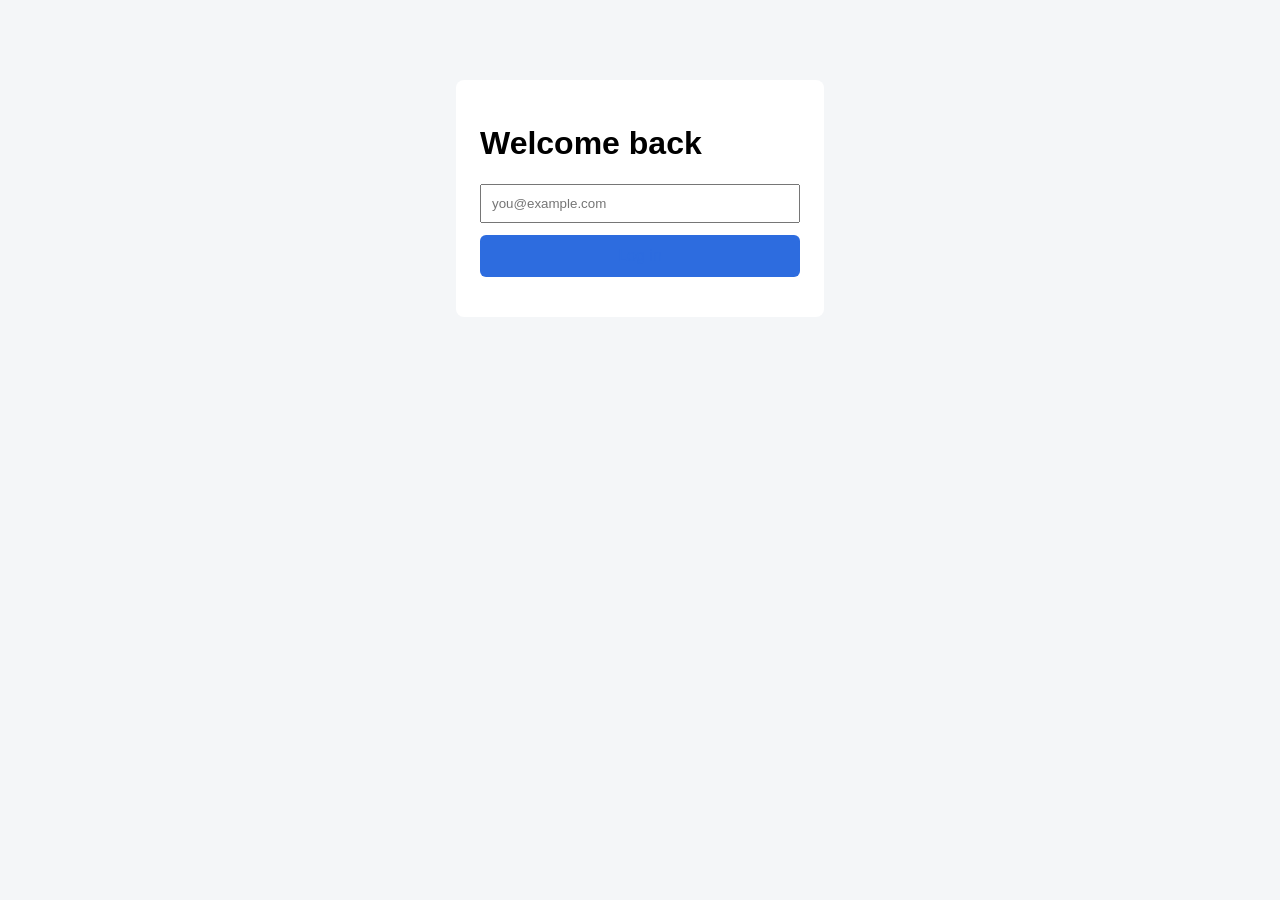
<file: demo-repo/index.html>
<!DOCTYPE html>
<html lang="en">
<head>
  <meta charset="UTF-8">
  <title>Demo Login</title>
  <link rel="stylesheet" href="styles.css">
</head>
<body>
  <div class="card">
    <h1>Welcome back</h1>
    <input id="email" type="email" placeholder="you@example.com">
    <button id="login-btn" class="login-btn">Log in</button>
    <p id="message"></p>
  </div>
  <script src="script.js"></script>
</body>
</html>
</file>
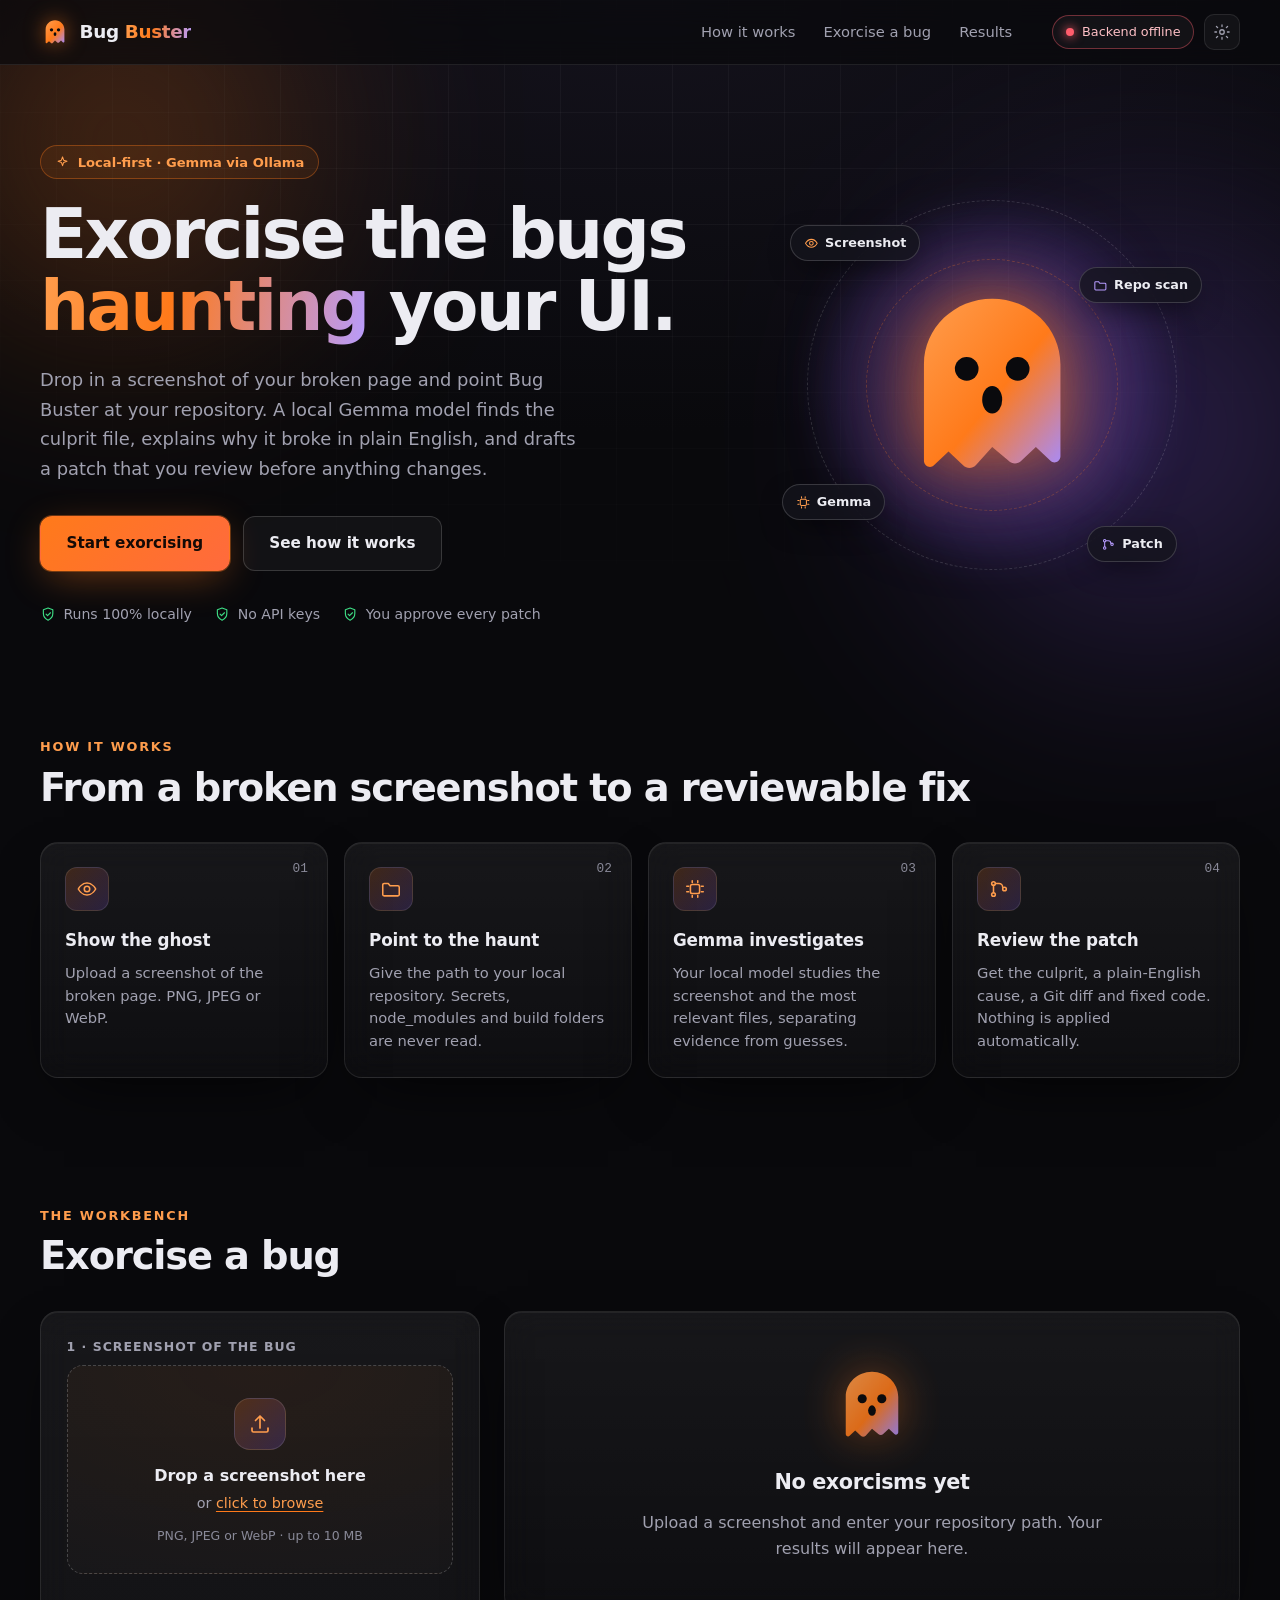
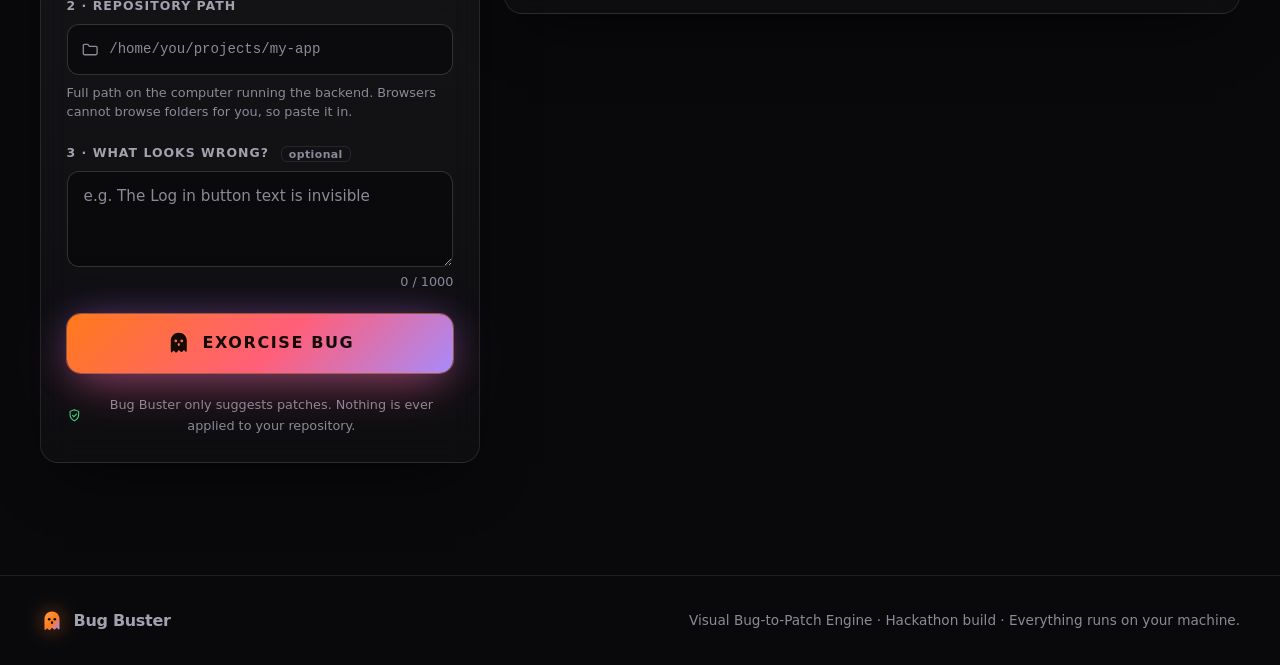
<file: frontend/exp.html>
<!DOCTYPE html>
<html lang="en">
<head>
  <meta charset="UTF-8">
  <meta name="viewport" content="width=device-width, initial-scale=1">
  <meta name="color-scheme" content="dark">
  <meta name="description" content="Bug Buster turns a screenshot of a broken page into a culprit file, a plain-English cause and a reviewable patch, using a local Gemma model.">
  <title>Bug Buster - Visual Bug-to-Patch Engine</title>
  <link rel="icon" href="data:image/svg+xml,%3Csvg xmlns='http://www.w3.org/2000/svg' viewBox='0 0 24 24'%3E%3Cpath fill='%23ff7a1a' d='M12 2.5c-4.14 0-7.5 3.2-7.5 7.2v10.6c0 .6.7.9 1.1.5l1.6-1.5 1.6 1.5c.4.4 1 .4 1.4 0L12 18.8l1.8 1.5c.4.4 1 .4 1.4 0l1.6-1.5 1.6 1.5c.4.4 1.1.1 1.1-.5V9.7c0-4-3.36-7.2-7.5-7.2z'/%3E%3Ccircle cx='9.2' cy='10.2' r='1.3' fill='%230a0a0d'/%3E%3Ccircle cx='14.8' cy='10.2' r='1.3' fill='%230a0a0d'/%3E%3C/svg%3E">
  <link rel="stylesheet" href="exp.css">
  <script src="script.js" defer></script>
</head>
<body>

  <!-- ===== SVG sprite: icons and the ghost mark (inline, no external requests) ===== -->
  <svg width="0" height="0" style="position:absolute" aria-hidden="true" focusable="false">
    <defs>
      <linearGradient id="gb-grad" x1="0" y1="0" x2="1" y2="1">
        <stop offset="0" stop-color="#ff9d4d"/>
        <stop offset="0.55" stop-color="#ff7a1a"/>
        <stop offset="1" stop-color="#a78bfa"/>
      </linearGradient>
    </defs>
    <symbol id="ghost" viewBox="0 0 24 24">
      <path fill="url(#gb-grad)" d="M12 2.5c-4.14 0-7.5 3.2-7.5 7.2v10.6c0 .6.7.9 1.1.5l1.6-1.5 1.6 1.5c.4.4 1 .4 1.4 0L12 18.8l1.8 1.5c.4.4 1 .4 1.4 0l1.6-1.5 1.6 1.5c.4.4 1.1.1 1.1-.5V9.7c0-4-3.36-7.2-7.5-7.2z"/>
      <circle cx="9.2" cy="10.2" r="1.3" fill="#0a0a0d"/>
      <circle cx="14.8" cy="10.2" r="1.3" fill="#0a0a0d"/>
      <ellipse cx="12" cy="13.6" rx="1.1" ry="1.5" fill="#0a0a0d"/>
    </symbol>
    <!-- One-colour ghost with cut-out eyes and mouth (used inside the main button) -->
    <symbol id="ghost-mono" viewBox="0 0 24 24">
      <path fill="currentColor" fill-rule="evenodd" d="M12 2.5c-4.14 0-7.5 3.2-7.5 7.2v10.6c0 .6.7.9 1.1.5l1.6-1.5 1.6 1.5c.4.4 1 .4 1.4 0L12 18.8l1.8 1.5c.4.4 1 .4 1.4 0l1.6-1.5 1.6 1.5c.4.4 1.1.1 1.1-.5V9.7c0-4-3.36-7.2-7.5-7.2zM9.2 8.9a1.3 1.3 0 1 0 0 2.6 1.3 1.3 0 0 0 0-2.6zM14.8 8.9a1.3 1.3 0 1 0 0 2.6 1.3 1.3 0 0 0 0-2.6zM12 12.1c-.6 0-1.1.7-1.1 1.5s.5 1.5 1.1 1.5 1.1-.7 1.1-1.5-.5-1.5-1.1-1.5z"/>
    </symbol>
    <symbol id="i-upload" viewBox="0 0 24 24"><path d="M12 16V4m0 0L7.5 8.5M12 4l4.5 4.5M4 16v2.5A1.5 1.5 0 0 0 5.5 20h13a1.5 1.5 0 0 0 1.5-1.5V16"/></symbol>
    <symbol id="i-folder" viewBox="0 0 24 24"><path d="M3 7.5A1.5 1.5 0 0 1 4.5 6H9l2 2.5h8.5A1.5 1.5 0 0 1 21 10v8a1.5 1.5 0 0 1-1.5 1.5h-15A1.5 1.5 0 0 1 3 18V7.5z"/></symbol>
    <symbol id="i-cpu" viewBox="0 0 24 24"><rect x="7" y="7" width="10" height="10" rx="2"/><path d="M9 3v2M15 3v2M9 19v2M15 19v2M3 9h2M3 15h2M19 9h2M19 15h2"/></symbol>
    <symbol id="i-diff" viewBox="0 0 24 24"><circle cx="6" cy="6" r="2"/><circle cx="6" cy="18" r="2"/><circle cx="18" cy="12" r="2"/><path d="M6 8v8M8.2 6H12a4 4 0 0 1 4 4"/></symbol>
    <symbol id="i-copy" viewBox="0 0 24 24"><rect x="9" y="9" width="11" height="11" rx="2"/><path d="M5 15H4.5A1.5 1.5 0 0 1 3 13.5v-9A1.5 1.5 0 0 1 4.5 3h9A1.5 1.5 0 0 1 15 4.5V5"/></symbol>
    <symbol id="i-check" viewBox="0 0 24 24"><path d="M5 12.5l4.5 4.5L19 7.5"/></symbol>
    <symbol id="i-alert" viewBox="0 0 24 24"><path d="M12 3.5l9.5 16.5h-19L12 3.5z"/><path d="M12 10v4.5M12 17.5v.01"/></symbol>
    <symbol id="i-file" viewBox="0 0 24 24"><path d="M14 3H7.5A1.5 1.5 0 0 0 6 4.5v15A1.5 1.5 0 0 0 7.5 21h9a1.5 1.5 0 0 0 1.5-1.5V7l-4-4z"/><path d="M14 3v4h4"/></symbol>
    <symbol id="i-code" viewBox="0 0 24 24"><path d="M8.5 8l-4 4 4 4M15.5 8l4 4-4 4M13.5 5.5l-3 13"/></symbol>
    <symbol id="i-shield" viewBox="0 0 24 24"><path d="M12 3l7 2.5v5.5c0 4.5-3 8-7 10-4-2-7-5.5-7-10V5.5L12 3z"/><path d="M9 12l2.2 2.2L15.5 10"/></symbol>
    <symbol id="i-eye" viewBox="0 0 24 24"><path d="M2.5 12S6 5.5 12 5.5 21.5 12 21.5 12 18 18.5 12 18.5 2.5 12 2.5 12z"/><circle cx="12" cy="12" r="3"/></symbol>
    <symbol id="i-x" viewBox="0 0 24 24"><path d="M6 6l12 12M18 6L6 18"/></symbol>
    <symbol id="i-settings" viewBox="0 0 24 24"><circle cx="12" cy="12" r="3"/><path d="M12 2.5v2.2M12 19.3v2.2M4.6 4.6l1.6 1.6M17.8 17.8l1.6 1.6M2.5 12h2.2M19.3 12h2.2M4.6 19.4l1.6-1.6M17.8 6.2l1.6-1.6"/></symbol>
    <symbol id="i-refresh" viewBox="0 0 24 24"><path d="M20 11a8 8 0 1 0-2.3 5.7M20 4v7h-7"/></symbol>
    <symbol id="i-spark" viewBox="0 0 24 24"><path d="M12 3l1.8 5.2L19 10l-5.2 1.8L12 17l-1.8-5.2L5 10l5.2-1.8L12 3z"/></symbol>
    <symbol id="i-search" viewBox="0 0 24 24"><circle cx="11" cy="11" r="6.5"/><path d="M16 16l4.5 4.5"/></symbol>
  </svg>

  <!-- ===== Atmosphere (purely decorative) ===== -->
  <div class="bg" aria-hidden="true">
    <div class="bg-orb bg-orb--orange"></div>
    <div class="bg-orb bg-orb--purple"></div>
    <div class="bg-grid"></div>
    <div class="embers">
      <span style="--x:8%;  --d:0s;   --t:11s"></span>
      <span style="--x:19%; --d:3s;   --t:14s"></span>
      <span style="--x:31%; --d:6s;   --t:12s"></span>
      <span style="--x:44%; --d:1.5s; --t:16s"></span>
      <span style="--x:57%; --d:8s;   --t:13s"></span>
      <span style="--x:68%; --d:4s;   --t:15s"></span>
      <span style="--x:79%; --d:9s;   --t:12s"></span>
      <span style="--x:91%; --d:2s;   --t:17s"></span>
    </div>
  </div>

  <a class="skip-link" href="#exorcise">Skip to the tool</a>

  <!-- ===== Header ===== -->
  <header class="site-header">
    <div class="container header-inner">
      <a class="brand" href="#top" aria-label="Bug Buster home">
        <svg class="brand-mark" aria-hidden="true"><use href="#ghost"/></svg>
        <span class="brand-word">Bug <span class="grad-text">Buster</span></span>
      </a>

      <nav class="nav-links" aria-label="Main">
        <a href="#how">How it works</a>
        <a href="#exorcise">Exorcise a bug</a>
        <a href="#results">Results</a>
      </nav>

      <div class="header-actions">
        <!-- data-status: checking | online | degraded | offline -->
        <div id="conn-pill" class="conn-pill" data-status="checking" role="status" aria-live="polite" title="Checking backend connection...">
          <span class="dot" aria-hidden="true"></span>
          <span id="conn-label">Checking backend</span>
        </div>
        <button id="open-settings" class="icon-btn" type="button" aria-label="Backend settings" title="Backend settings">
          <svg class="icon" aria-hidden="true"><use href="#i-settings"/></svg>
        </button>
      </div>
    </div>
  </header>

  <main id="top">

    <!-- ===== Hero ===== -->
    <section class="hero container">
      <div class="hero-copy">
        <span class="eyebrow"><svg class="icon" aria-hidden="true"><use href="#i-spark"/></svg> Local-first &middot; Gemma via Ollama</span>
        <h1>Exorcise the bugs <span class="grad-text">haunting</span> your UI.</h1>
        <p class="lead">
          Drop in a screenshot of your broken page and point Bug Buster at your repository.
          A local Gemma model finds the culprit file, explains why it broke in plain English,
          and drafts a patch that you review before anything changes.
        </p>
        <div class="hero-actions">
          <a class="btn btn-solid" href="#exorcise">Start exorcising</a>
          <a class="btn btn-outline" href="#how">See how it works</a>
        </div>
        <ul class="trust">
          <li><svg class="icon" aria-hidden="true"><use href="#i-shield"/></svg> Runs 100% locally</li>
          <li><svg class="icon" aria-hidden="true"><use href="#i-shield"/></svg> No API keys</li>
          <li><svg class="icon" aria-hidden="true"><use href="#i-shield"/></svg> You approve every patch</li>
        </ul>
      </div>

      <div class="hero-visual" aria-hidden="true">
        <div class="ghost-stage">
          <div class="ring ring--1"></div>
          <div class="ring ring--2"></div>
          <svg class="ghost-hero"><use href="#ghost"/></svg>
          <span class="float-chip chip-a"><svg class="icon"><use href="#i-eye"/></svg> Screenshot</span>
          <span class="float-chip chip-b"><svg class="icon"><use href="#i-folder"/></svg> Repo scan</span>
          <span class="float-chip chip-c"><svg class="icon"><use href="#i-cpu"/></svg> Gemma</span>
          <span class="float-chip chip-d"><svg class="icon"><use href="#i-diff"/></svg> Patch</span>
        </div>
      </div>
    </section>

    <!-- ===== How it works ===== -->
    <section id="how" class="section container">
      <div class="section-head">
        <p class="kicker">How it works</p>
        <h2>From a broken screenshot to a reviewable fix</h2>
      </div>
      <div class="steps">
        <article class="card step">
          <span class="step-num">01</span>
          <span class="step-icon"><svg class="icon" aria-hidden="true"><use href="#i-eye"/></svg></span>
          <h3>Show the ghost</h3>
          <p>Upload a screenshot of the broken page. PNG, JPEG or WebP.</p>
        </article>
        <article class="card step">
          <span class="step-num">02</span>
          <span class="step-icon"><svg class="icon" aria-hidden="true"><use href="#i-folder"/></svg></span>
          <h3>Point to the haunt</h3>
          <p>Give the path to your local repository. Secrets, node_modules and build folders are never read.</p>
        </article>
        <article class="card step">
          <span class="step-num">03</span>
          <span class="step-icon"><svg class="icon" aria-hidden="true"><use href="#i-cpu"/></svg></span>
          <h3>Gemma investigates</h3>
          <p>Your local model studies the screenshot and the most relevant files, separating evidence from guesses.</p>
        </article>
        <article class="card step">
          <span class="step-num">04</span>
          <span class="step-icon"><svg class="icon" aria-hidden="true"><use href="#i-diff"/></svg></span>
          <h3>Review the patch</h3>
          <p>Get the culprit, a plain-English cause, a Git diff and fixed code. Nothing is applied automatically.</p>
        </article>
      </div>
    </section>

    <!-- ===== Workbench: form + results ===== -->
    <section id="exorcise" class="section container">
      <div class="section-head">
        <p class="kicker">The workbench</p>
        <h2>Exorcise a bug</h2>
      </div>

      <div class="workbench">

        <!-- ---------- Input form ---------- -->
        <form id="analyze-form" class="card form-card" novalidate>
          <div class="field">
            <span class="field-label" id="image-label">1 &middot; Screenshot of the bug</span>

            <!-- data-has-file="true" swaps the drop zone for the preview -->
            <div id="upload-wrap" class="upload-wrap" data-has-file="false">
              <label id="drop-zone" class="dropzone" for="image-input">
                <input id="image-input" class="sr-only" type="file" name="image" accept="image/png,image/jpeg,image/webp" aria-labelledby="image-label" aria-describedby="image-hint image-error">
                <span class="dz-icon"><svg class="icon" aria-hidden="true"><use href="#i-upload"/></svg></span>
                <span class="dz-title">Drop a screenshot here</span>
                <span class="dz-sub">or <u>click to browse</u></span>
                <span id="image-hint" class="dz-hint">PNG, JPEG or WebP &middot; up to 10 MB</span>
              </label>

              <figure id="preview" class="preview">
                <img id="preview-img" alt="Preview of the uploaded screenshot">
                <figcaption class="preview-meta">
                  <span class="preview-file">
                    <svg class="icon" aria-hidden="true"><use href="#i-file"/></svg>
                    <span id="preview-name" class="preview-name">screenshot.png</span>
                    <span id="preview-size" class="preview-size">0 KB</span>
                  </span>
                  <button id="remove-image" class="btn-link" type="button">
                    <svg class="icon" aria-hidden="true"><use href="#i-x"/></svg> Remove
                  </button>
                </figcaption>
              </figure>
            </div>
            <p id="image-error" class="field-error" role="alert" hidden></p>
          </div>

          <div class="field">
            <label class="field-label" for="repo-path">2 &middot; Repository path</label>
            <div class="input-wrap">
              <svg class="icon input-icon" aria-hidden="true"><use href="#i-folder"/></svg>
              <input id="repo-path" class="input input--mono input--icon" type="text" name="repo_path" autocomplete="off" spellcheck="false"
                     placeholder="/home/you/projects/my-app" aria-describedby="repo-help repo-error" required>
            </div>
            <p id="repo-help" class="field-help">Full path on the computer running the backend. Browsers cannot browse folders for you, so paste it in.</p>
            <p id="repo-error" class="field-error" role="alert" hidden></p>
          </div>

          <div class="field">
            <label class="field-label" for="issue-hint">3 &middot; What looks wrong? <span class="optional">optional</span></label>
            <textarea id="issue-hint" class="input" name="issue_hint" rows="3" maxlength="1000"
                      placeholder="e.g. The Log in button text is invisible" aria-describedby="hint-count"></textarea>
            <p class="field-help field-help--right"><span id="hint-count">0</span> / 1000</p>
          </div>

          <button id="submit-btn" class="btn-primary" type="submit">
            <svg class="icon btn-icon" aria-hidden="true"><use href="#ghost-mono"/></svg>
            <span class="spinner" aria-hidden="true"></span>
            <span class="btn-label">Exorcise bug</span>
            <span id="elapsed" class="btn-elapsed" aria-hidden="true"></span>
          </button>

          <p class="form-note">
            <svg class="icon" aria-hidden="true"><use href="#i-shield"/></svg>
            Bug Buster only suggests patches. Nothing is ever applied to your repository.
          </p>
        </form>

        <!-- ---------- Results ---------- -->
        <!-- data-state: idle | loading | error | insufficient | success -->
        <section id="results" class="results" data-state="idle" aria-live="polite" aria-label="Analysis results">

          <!-- idle / empty -->
          <div class="card state-card" data-panel="idle">
            <svg class="state-ghost" aria-hidden="true"><use href="#ghost"/></svg>
            <h3>No exorcisms yet</h3>
            <p>Upload a screenshot and enter your repository path. Your results will appear here.</p>
          </div>

          <!-- loading -->
          <div class="card state-card" data-panel="loading">
            <div class="scan-ghost" aria-hidden="true">
              <svg class="state-ghost"><use href="#ghost"/></svg>
              <span class="scan-line"></span>
            </div>
            <h3>Gemma is investigating&hellip;</h3>
            <p>Reading your screenshot, scanning the repository and drafting a patch. Local models can take a minute or two, so keep this tab open.</p>
            <p class="loading-timer">Elapsed <span id="loading-elapsed" class="mono">0:00</span></p>
            <div class="skeletons" aria-hidden="true">
              <span class="skeleton" style="width:72%"></span>
              <span class="skeleton" style="width:94%"></span>
              <span class="skeleton" style="width:58%"></span>
            </div>
          </div>

          <!-- error -->
          <div class="card state-card state-card--error" data-panel="error" role="alert">
            <span class="state-icon state-icon--error"><svg class="icon" aria-hidden="true"><use href="#i-alert"/></svg></span>
            <h3 id="error-title">Something went wrong</h3>
            <p id="error-message">The backend returned an error.</p>
            <p class="error-meta"><span id="error-code" class="code-badge">error</span></p>
            <button id="retry-btn" class="btn btn-outline btn-sm" type="button">
              <svg class="icon" aria-hidden="true"><use href="#i-refresh"/></svg> Try again
            </button>
          </div>

          <!-- not enough evidence -->
          <div class="card state-card state-card--purple" data-panel="insufficient">
            <span class="state-icon state-icon--purple"><svg class="icon" aria-hidden="true"><use href="#i-search"/></svg></span>
            <h3>Not enough evidence</h3>
            <p id="insufficient-reason">Bug Buster could not tell which file causes this bug, and it will not guess.</p>
            <ul class="tips">
              <li>Describe the bug in the optional description box.</li>
              <li>Use a clearer screenshot, or crop closer to the problem.</li>
              <li>Check that the path is the project that produced the page.</li>
            </ul>
            <details class="disclosure">
              <summary>What Gemma saw in the screenshot</summary>
              <p id="insufficient-details" class="disclosure-body"></p>
            </details>
          </div>

          <!-- success -->
          <div class="result-grid" data-panel="success">

            <div class="meta-row">
              <span id="confidence-badge" class="badge" data-tone="likely">Likely</span>
              <span id="verified-badge" class="badge" data-tone="verified">Patch verified</span>
              <span class="meta-item"><svg class="icon" aria-hidden="true"><use href="#i-cpu"/></svg> <span id="meta-model">gemma3:4b</span></span>
              <span class="meta-item mono"><span><span id="meta-elapsed">0.0</span>s</span></span>
            </div>

            <article class="card panel panel--culprit">
              <header class="panel-head">
                <h3><svg class="icon" aria-hidden="true"><use href="#i-file"/></svg> Culprit file</h3>
              </header>
              <div class="culprit-row">
                <code id="culprit-file" class="file-chip">-</code>
                <span id="culprit-lines" class="chip-lines" hidden>lines 0-0</span>
              </div>
            </article>

            <article class="card panel">
              <header class="panel-head">
                <h3><svg class="icon" aria-hidden="true"><use href="#i-spark"/></svg> Root cause</h3>
              </header>
              <p id="root-cause" class="root-cause">-</p>
            </article>

            <article class="card panel">
              <header class="panel-head">
                <h3><svg class="icon" aria-hidden="true"><use href="#i-diff"/></svg> Git diff</h3>
                <button id="copy-diff" class="btn-copy" type="button">
                  <svg class="icon" aria-hidden="true"><use href="#i-copy"/></svg><span class="copy-label">Copy diff</span>
                </button>
              </header>
              <!-- Stage 3 fills this with <span class="diff-line add|del|ctx|hunk|meta"> lines -->
              <pre class="code-block diff" tabindex="0" aria-label="Suggested Git diff"><code id="git-diff"></code></pre>
              <p id="diff-empty" class="empty-note" hidden>The model did not produce a usable patch. See the notes below and the fixed code.</p>
              <ul id="patch-warnings" class="notes" hidden></ul>
            </article>

            <article class="card panel">
              <header class="panel-head">
                <h3><svg class="icon" aria-hidden="true"><use href="#i-code"/></svg> Fixed code</h3>
                <button id="copy-fixed" class="btn-copy" type="button">
                  <svg class="icon" aria-hidden="true"><use href="#i-copy"/></svg><span class="copy-label">Copy code</span>
                </button>
              </header>
              <pre class="code-block" tabindex="0" aria-label="Suggested fixed code"><code id="fixed-code"></code></pre>
            </article>

            <div class="callout">
              <svg class="icon" aria-hidden="true"><use href="#i-shield"/></svg>
              <p>
                <strong>Review before you apply.</strong> Bug Buster never edits your repository. To try this patch,
                save the diff as <code>fix.patch</code>, run <code>git apply --check fix.patch</code>, then <code>git apply fix.patch</code>.
              </p>
            </div>

            <details class="card disclosure disclosure--card">
              <summary>How Bug Buster got here</summary>
              <div class="disclosure-body">
                <h4>Confirmed evidence</h4>
                <ul id="evidence-list" class="plain-list"></ul>
                <h4>Guesses</h4>
                <ul id="guesses-list" class="plain-list"></ul>
                <h4>Files analysed</h4>
                <ul id="files-list" class="plain-list mono"></ul>
                <h4>Screenshot analysis</h4>
                <p id="screenshot-analysis" class="pre-wrap"></p>
              </div>
            </details>
          </div>
        </section>
      </div>
    </section>
  </main>

  <footer class="site-footer">
    <div class="container footer-inner">
      <span class="brand brand--sm"><svg class="brand-mark" aria-hidden="true"><use href="#ghost"/></svg> Bug Buster</span>
      <p>Visual Bug-to-Patch Engine &middot; Hackathon build &middot; Everything runs on your machine.</p>
    </div>
  </footer>

  <!-- ===== Backend settings dialog ===== -->
  <dialog id="settings-dialog" class="dialog" aria-labelledby="settings-title">
    <form method="dialog" class="dialog-body">
      <h2 id="settings-title">Backend settings</h2>
      <p class="field-help">Where the Bug Buster backend is running. The default matches the backend README.</p>
      <label class="field-label" for="api-url-input">Backend URL</label>
      <input id="api-url-input" class="input input--mono" type="url" value="http://localhost:8000" spellcheck="false" autocomplete="off">
      <p id="settings-error" class="field-error" role="alert" hidden></p>
      <div class="dialog-actions">
        <button id="reset-settings" class="btn btn-outline btn-sm" type="button">Reset</button>
        <span class="spacer"></span>
        <button id="close-settings" class="btn btn-outline btn-sm" type="button">Cancel</button>
        <button id="save-settings" class="btn btn-solid btn-sm" type="button">Save</button>
      </div>
    </form>
  </dialog>

  <!-- ===== Toast ===== -->
  <div id="toast" class="toast" role="status" aria-live="polite"></div>

</body>
</html>
</file>
<file: demo-repo/styles.css>
/* Bug Buster demo: the "Log in" button text is invisible (same colour as its background). */
body {
  font-family: Arial, sans-serif;
  background: #f4f6f8;
  margin: 0;
}

.card {
  width: 320px;
  margin: 80px auto;
  padding: 24px;
  background: #ffffff;
  border-radius: 8px;
}

#email {
  width: 100%;
  padding: 10px;
  margin-bottom: 12px;
  box-sizing: border-box;
}

.login-btn {
  display: block;
  width: 100%;
  padding: 12px;
  border: none;
  border-radius: 6px;
  background: #2d6cdf;
  color: #2d6cdf;
  font-size: 16px;
}
</file>
<file: frontend/exp.css>
/* ==========================================================================
   Bug Buster - exp.css
   Dark charcoal + neon orange/purple. Glass cards, soft glow, no external assets.

   Contents
   1. Design tokens      6. Hero               11. Results states
   2. Base & helpers     7. How it works       12. Result cards, diff, code
   3. Atmosphere         8. Workbench layout   13. Dialog & toast
   4. Header             9. Form               14. Footer
   5. Buttons & badges  10. Upload & preview   15. Animations & responsive
   ========================================================================== */

/* 1. Design tokens ------------------------------------------------------- */
:root {
  --bg: #09090c;
  --bg-2: #0e0e13;
  --text: #ececf2;
  --muted: #a1a1b0;
  --faint: #8a8a99;

  --orange: #ff7a1a;
  --orange-soft: #ff9d4d;
  --purple: #8b5cf6;
  --purple-soft: #b79cff;
  --green: #3ddc84;
  --red: #ff5d6c;
  --amber: #ffc23d;

  --glass: linear-gradient(180deg, rgba(255, 255, 255, 0.06), rgba(255, 255, 255, 0.022));
  --border: rgba(255, 255, 255, 0.09);
  --border-strong: rgba(255, 255, 255, 0.16);

  --radius: 18px;
  --radius-sm: 12px;
  --shadow: 0 24px 60px -24px rgba(0, 0, 0, 0.8), inset 0 1px 0 rgba(255, 255, 255, 0.06);
  --glow-orange: 0 0 0 1px rgba(255, 122, 26, 0.35), 0 10px 40px -8px rgba(255, 122, 26, 0.45);

  --font: "Inter", ui-sans-serif, system-ui, -apple-system, "Segoe UI", Roboto, "Helvetica Neue", Arial, sans-serif;
  --mono: ui-monospace, "JetBrains Mono", "SF Mono", "Cascadia Code", Menlo, Consolas, monospace;
}

/* 2. Base & helpers ------------------------------------------------------ */
*, *::before, *::after { box-sizing: border-box; }
html { scroll-behavior: smooth; scroll-padding-top: 84px; color-scheme: dark; }
body {
  margin: 0;
  min-height: 100vh;
  background: var(--bg);
  color: var(--text);
  font: 400 16px/1.6 var(--font);
  -webkit-font-smoothing: antialiased;
  overflow-x: hidden;
}
h1, h2, h3, h4, p, ul, figure { margin: 0; }
ul { padding: 0; list-style: none; }
a { color: inherit; text-decoration: none; }
button, input, textarea { font: inherit; color: inherit; }
button { cursor: pointer; }
code, .mono { font-family: var(--mono); }
.container { width: min(1200px, 100% - 2.5rem); margin-inline: auto; }
.grad-text {
  background: linear-gradient(100deg, var(--orange-soft), var(--orange) 40%, var(--purple-soft));
  -webkit-background-clip: text;
  background-clip: text;
  color: transparent;
}
.icon { width: 1.15em; height: 1.15em; flex: none; fill: none; stroke: currentColor; stroke-width: 1.7; stroke-linecap: round; stroke-linejoin: round; }
.sr-only { position: absolute; width: 1px; height: 1px; margin: -1px; padding: 0; overflow: hidden; clip: rect(0 0 0 0); white-space: nowrap; border: 0; }
.skip-link { position: absolute; left: 1rem; top: -4rem; z-index: 100; padding: 0.6rem 1rem; border-radius: 10px; background: var(--orange); color: #140a06; font-weight: 700; }
.skip-link:focus { top: 1rem; }
:focus-visible { outline: 2px solid var(--orange-soft); outline-offset: 3px; border-radius: 6px; }
::selection { background: rgba(255, 122, 26, 0.35); }
.pre-wrap { white-space: pre-wrap; }

.card {
  position: relative;
  background: var(--glass);
  border: 1px solid var(--border);
  border-radius: var(--radius);
  box-shadow: var(--shadow);
  backdrop-filter: blur(16px);
  -webkit-backdrop-filter: blur(16px);
  transition: border-color 0.25s ease, transform 0.25s ease, box-shadow 0.25s ease;
}

/* 3. Atmosphere ---------------------------------------------------------- */
.bg { position: fixed; inset: 0; z-index: -1; overflow: hidden; background: radial-gradient(120% 80% at 50% 0%, #14121c 0%, var(--bg) 60%); }
.bg-orb { position: absolute; border-radius: 50%; filter: blur(110px); opacity: 0.5; }
.bg-orb--orange { width: 520px; height: 520px; left: -140px; top: -120px; background: radial-gradient(circle, rgba(255, 122, 26, 0.75), transparent 70%); animation: drift 18s ease-in-out infinite alternate; }
.bg-orb--purple { width: 620px; height: 620px; right: -180px; top: 120px; background: radial-gradient(circle, rgba(139, 92, 246, 0.7), transparent 70%); animation: drift 22s ease-in-out infinite alternate-reverse; }
.bg-grid {
  position: absolute; inset: 0;
  background-image: linear-gradient(rgba(255, 255, 255, 0.035) 1px, transparent 1px), linear-gradient(90deg, rgba(255, 255, 255, 0.035) 1px, transparent 1px);
  background-size: 56px 56px;
  -webkit-mask-image: radial-gradient(70% 55% at 50% 15%, #000 20%, transparent 100%);
  mask-image: radial-gradient(70% 55% at 50% 15%, #000 20%, transparent 100%);
}
.embers span {
  position: absolute; bottom: -10px; left: var(--x);
  width: 3px; height: 3px; border-radius: 50%;
  background: var(--orange-soft);
  box-shadow: 0 0 8px 1px rgba(255, 122, 26, 0.55);
  opacity: 0;
  animation: ember var(--t) linear var(--d) infinite;
}

/* 4. Header -------------------------------------------------------------- */
.site-header { position: sticky; top: 0; z-index: 50; background: rgba(9, 9, 12, 0.7); backdrop-filter: blur(14px); -webkit-backdrop-filter: blur(14px); border-bottom: 1px solid var(--border); }
.header-inner { display: flex; align-items: center; justify-content: space-between; gap: 1rem; height: 64px; }
.brand { display: inline-flex; align-items: center; gap: 0.6rem; font-weight: 750; font-size: 1.15rem; letter-spacing: -0.02em; }
.brand-mark { width: 30px; height: 30px; filter: drop-shadow(0 0 10px rgba(255, 122, 26, 0.55)); }
.brand--sm { font-size: 1rem; }
.brand--sm .brand-mark { width: 24px; height: 24px; }
.nav-links { display: flex; gap: 1.75rem; margin-inline: auto 1.5rem; }
.nav-links a { color: var(--muted); font-size: 0.92rem; font-weight: 500; transition: color 0.2s; }
.nav-links a:hover { color: var(--text); }
.header-actions { display: flex; align-items: center; gap: 0.6rem; }

.conn-pill { display: inline-flex; align-items: center; gap: 0.5rem; padding: 0.38rem 0.8rem; border: 1px solid var(--border); border-radius: 999px; background: rgba(255, 255, 255, 0.04); font-size: 0.8rem; font-weight: 500; color: var(--muted); white-space: nowrap; }
.conn-pill .dot { width: 8px; height: 8px; border-radius: 50%; background: var(--faint); }
.conn-pill[data-status="checking"] .dot { animation: pulse 1.2s ease-in-out infinite; }
.conn-pill[data-status="online"] { color: #b9f3d2; border-color: rgba(61, 220, 132, 0.35); }
.conn-pill[data-status="online"] .dot { background: var(--green); box-shadow: 0 0 10px 2px rgba(61, 220, 132, 0.7); }
.conn-pill[data-status="degraded"] { color: #ffe3a0; border-color: rgba(255, 194, 61, 0.4); }
.conn-pill[data-status="degraded"] .dot { background: var(--amber); box-shadow: 0 0 10px 2px rgba(255, 194, 61, 0.6); }
.conn-pill[data-status="offline"] { color: #ffc0c6; border-color: rgba(255, 93, 108, 0.4); }
.conn-pill[data-status="offline"] .dot { background: var(--red); box-shadow: 0 0 10px 2px rgba(255, 93, 108, 0.6); }

.icon-btn { display: grid; place-items: center; width: 36px; height: 36px; border-radius: 10px; border: 1px solid var(--border); background: rgba(255, 255, 255, 0.04); color: var(--muted); transition: color 0.2s, border-color 0.2s, background 0.2s; }
.icon-btn:hover { color: var(--text); border-color: var(--border-strong); background: rgba(255, 255, 255, 0.08); }
.icon-btn .icon { width: 18px; height: 18px; }

/* 5. Buttons & badges ---------------------------------------------------- */
.btn { display: inline-flex; align-items: center; justify-content: center; gap: 0.5rem; padding: 0.8rem 1.4rem; border-radius: 12px; font-weight: 650; font-size: 0.95rem; border: 1px solid transparent; transition: transform 0.2s, box-shadow 0.2s, border-color 0.2s, background 0.2s; }
.btn:hover { transform: translateY(-1px); }
.btn-solid { background: linear-gradient(135deg, var(--orange), #ff6a3d); color: #140a06; box-shadow: var(--glow-orange); }
.btn-solid:hover { box-shadow: 0 0 0 1px rgba(255, 122, 26, 0.6), 0 14px 46px -8px rgba(255, 122, 26, 0.6); }
.btn-outline { background: rgba(255, 255, 255, 0.04); border-color: var(--border-strong); color: var(--text); }
.btn-outline:hover { background: rgba(255, 255, 255, 0.09); border-color: rgba(255, 255, 255, 0.28); }
.btn-sm { padding: 0.5rem 0.95rem; font-size: 0.85rem; border-radius: 10px; }

.btn-link { display: inline-flex; align-items: center; gap: 0.35rem; padding: 0.25rem 0.4rem; background: none; border: 0; color: var(--muted); font-size: 0.85rem; border-radius: 8px; }
.btn-link:hover { color: var(--red); }

.btn-primary {
  position: relative; overflow: hidden; isolation: isolate;
  display: flex; align-items: center; justify-content: center; gap: 0.7rem;
  width: 100%; padding: 1.05rem 1.25rem;
  border: 0; border-radius: 14px;
  background: linear-gradient(135deg, #ff7a1a 0%, #ff5f7a 55%, #a78bfa 100%);
  color: #140a06; font-weight: 800; font-size: 1rem; letter-spacing: 0.1em; text-transform: uppercase;
  box-shadow: 0 0 0 1px rgba(255, 140, 80, 0.5), 0 16px 48px -10px rgba(255, 95, 122, 0.55), 0 0 40px -6px rgba(139, 92, 246, 0.45);
  transition: transform 0.2s, box-shadow 0.25s, filter 0.2s;
}
.btn-primary::after { content: ""; position: absolute; inset: 0; z-index: -1; background: linear-gradient(105deg, transparent 30%, rgba(255, 255, 255, 0.45) 50%, transparent 70%); transform: translateX(-120%); }
.btn-primary:hover:not(:disabled) { transform: translateY(-2px); filter: saturate(1.1); }
.btn-primary:hover:not(:disabled)::after { transform: translateX(120%); transition: transform 0.8s ease; }
.btn-primary:active:not(:disabled) { transform: translateY(0); }
.btn-primary:disabled { cursor: not-allowed; filter: grayscale(0.4); opacity: 0.55; box-shadow: none; }
.btn-primary .btn-icon { width: 1.6em; height: 1.6em; fill: currentColor; stroke: none; }
.btn-primary .spinner { display: none; }
.btn-primary .btn-elapsed { display: none; font-family: var(--mono); font-size: 0.8rem; letter-spacing: 0; opacity: 0.8; }
.btn-primary.is-loading { cursor: progress; opacity: 1; filter: none; }
.btn-primary.is-loading .btn-icon { display: none; }
.btn-primary.is-loading .spinner { display: inline-block; }
.btn-primary.is-loading .btn-elapsed { display: inline; }

.spinner { width: 1.15em; height: 1.15em; border-radius: 50%; border: 2.5px solid rgba(20, 10, 6, 0.3); border-top-color: #140a06; animation: spin 0.8s linear infinite; }

.badge { display: inline-flex; align-items: center; gap: 0.35rem; padding: 0.28rem 0.7rem; border-radius: 999px; font-size: 0.78rem; font-weight: 650; border: 1px solid transparent; }
.badge::before { content: ""; width: 6px; height: 6px; border-radius: 50%; background: currentColor; }
.badge[data-tone="confirmed"], .badge[data-tone="verified"] { color: #b9f3d2; background: rgba(61, 220, 132, 0.12); border-color: rgba(61, 220, 132, 0.35); }
.badge[data-tone="likely"], .badge[data-tone="unverified"] { color: #ffe3a0; background: rgba(255, 194, 61, 0.1); border-color: rgba(255, 194, 61, 0.35); }
.badge[data-tone="insufficient"] { color: #d8c9ff; background: rgba(139, 92, 246, 0.14); border-color: rgba(139, 92, 246, 0.4); }

.code-badge { display: inline-block; padding: 0.15rem 0.6rem; border-radius: 8px; font-family: var(--mono); font-size: 0.78rem; color: #ffc0c6; background: rgba(255, 93, 108, 0.1); border: 1px solid rgba(255, 93, 108, 0.3); }

/* 6. Hero ---------------------------------------------------------------- */
.hero { display: grid; grid-template-columns: 1.15fr 0.85fr; align-items: center; gap: 2rem; padding: 5rem 0 3rem; }
.eyebrow { display: inline-flex; align-items: center; gap: 0.5rem; padding: 0.35rem 0.85rem; border: 1px solid rgba(255, 122, 26, 0.35); border-radius: 999px; background: rgba(255, 122, 26, 0.08); color: var(--orange-soft); font-size: 0.82rem; font-weight: 600; }
.hero h1 { margin-top: 1.25rem; font-size: clamp(2.5rem, 5.4vw, 4.4rem); line-height: 1.04; letter-spacing: -0.04em; font-weight: 800; }
.lead { margin-top: 1.4rem; max-width: 34rem; color: var(--muted); font-size: 1.12rem; line-height: 1.65; }
.hero-actions { display: flex; flex-wrap: wrap; gap: 0.8rem; margin-top: 2rem; }
.hero-actions .btn { padding: 0.9rem 1.6rem; }
.trust { display: flex; flex-wrap: wrap; gap: 0.6rem 1.4rem; margin-top: 2rem; color: var(--muted); font-size: 0.88rem; }
.trust li { display: inline-flex; align-items: center; gap: 0.45rem; }
.trust .icon { color: var(--green); }

.hero-visual { display: grid; place-items: center; }
.ghost-stage { position: relative; width: min(100%, 420px); aspect-ratio: 1; display: grid; place-items: center; }
.ghost-stage::before { content: ""; position: absolute; inset: 8%; border-radius: 50%; background: radial-gradient(circle, rgba(255, 122, 26, 0.32), rgba(139, 92, 246, 0.2) 55%, transparent 72%); filter: blur(24px); animation: breathe 5s ease-in-out infinite; }
.ring { position: absolute; border-radius: 50%; border: 1px dashed rgba(255, 255, 255, 0.14); }
.ring--1 { inset: 6%; animation: spin 60s linear infinite; }
.ring--2 { inset: 20%; border-color: rgba(255, 122, 26, 0.28); animation: spin 40s linear infinite reverse; }
.ghost-hero { position: relative; width: 52%; height: 52%; filter: drop-shadow(0 0 30px rgba(255, 122, 26, 0.55)) drop-shadow(0 0 60px rgba(139, 92, 246, 0.35)); animation: float 5s ease-in-out infinite; }
.float-chip { position: absolute; display: inline-flex; align-items: center; gap: 0.4rem; padding: 0.4rem 0.8rem; border-radius: 999px; background: rgba(20, 20, 28, 0.75); border: 1px solid var(--border-strong); backdrop-filter: blur(10px); -webkit-backdrop-filter: blur(10px); font-size: 0.8rem; font-weight: 600; color: var(--text); box-shadow: 0 10px 30px -10px rgba(0, 0, 0, 0.8); animation: float 6s ease-in-out infinite; }
.float-chip .icon { color: var(--orange-soft); }
.chip-a { top: 12%; left: 2%; }
.chip-b { top: 22%; right: 0; animation-delay: -1.5s; }
.chip-c { bottom: 18%; left: 0; animation-delay: -3s; }
.chip-d { bottom: 8%; right: 6%; animation-delay: -4.5s; }
.chip-b .icon, .chip-d .icon { color: var(--purple-soft); }

/* 7. How it works -------------------------------------------------------- */
.section { padding: 4rem 0; }
.section-head { margin-bottom: 2rem; }
.kicker { color: var(--orange-soft); font-size: 0.8rem; font-weight: 700; letter-spacing: 0.14em; text-transform: uppercase; }
.section-head h2 { margin-top: 0.5rem; font-size: clamp(1.7rem, 3.2vw, 2.4rem); letter-spacing: -0.03em; line-height: 1.15; font-weight: 750; }
.steps { display: grid; grid-template-columns: repeat(4, 1fr); gap: 1rem; }
.step { padding: 1.5rem; overflow: hidden; }
.step:hover { transform: translateY(-4px); border-color: rgba(255, 122, 26, 0.4); box-shadow: var(--shadow), 0 20px 50px -24px rgba(255, 122, 26, 0.5); }
.step-num { position: absolute; top: 1rem; right: 1.2rem; font-family: var(--mono); font-size: 0.8rem; color: var(--faint); }
.step-icon { display: grid; place-items: center; width: 44px; height: 44px; margin-bottom: 1rem; border-radius: 12px; color: var(--orange-soft); background: linear-gradient(135deg, rgba(255, 122, 26, 0.18), rgba(139, 92, 246, 0.18)); border: 1px solid rgba(255, 255, 255, 0.1); }
.step-icon .icon { width: 22px; height: 22px; }
.step h3 { font-size: 1.05rem; letter-spacing: -0.01em; }
.step p { margin-top: 0.5rem; color: var(--muted); font-size: 0.92rem; line-height: 1.55; }

/* 8. Workbench layout ---------------------------------------------------- */
.workbench { display: grid; grid-template-columns: minmax(0, 440px) minmax(0, 1fr); gap: 1.5rem; align-items: start; }
.form-card { position: sticky; top: 84px; display: grid; gap: 1.4rem; padding: 1.6rem; }
.results { min-width: 0; }

/* 9. Form ---------------------------------------------------------------- */
.field { display: grid; gap: 0.5rem; }
.field-label { font-size: 0.78rem; font-weight: 700; letter-spacing: 0.08em; text-transform: uppercase; color: var(--muted); }
.optional { margin-left: 0.4rem; padding: 0.05rem 0.45rem; border-radius: 6px; font-size: 0.68rem; letter-spacing: 0.04em; text-transform: none; color: var(--faint); border: 1px solid var(--border); }
.field-help { font-size: 0.8rem; color: var(--faint); line-height: 1.5; }
.field-help--right { text-align: right; margin-top: -0.2rem; }
.field-error { display: flex; align-items: center; gap: 0.4rem; font-size: 0.84rem; color: #ff9aa4; }
.field-error[hidden] { display: none; }

.input { width: 100%; padding: 0.8rem 1rem; border-radius: var(--radius-sm); border: 1px solid var(--border-strong); background: rgba(0, 0, 0, 0.38); color: var(--text); font-size: 0.95rem; transition: border-color 0.2s, box-shadow 0.2s, background 0.2s; }
.input::placeholder { color: var(--faint); }
.input:hover { border-color: rgba(255, 255, 255, 0.26); }
.input:focus { outline: none; border-color: var(--orange); box-shadow: 0 0 0 3px rgba(255, 122, 26, 0.2); background: rgba(0, 0, 0, 0.5); }
.input[aria-invalid="true"] { border-color: var(--red); box-shadow: 0 0 0 3px rgba(255, 93, 108, 0.16); }
.input--mono { font-family: var(--mono); font-size: 0.88rem; }
textarea.input { resize: vertical; min-height: 5.5rem; line-height: 1.5; }
.input-wrap { position: relative; }
.input-icon { position: absolute; left: 0.9rem; top: 50%; transform: translateY(-50%); color: var(--faint); pointer-events: none; }
.input--icon { padding-left: 2.6rem; }
.form-note { display: flex; align-items: center; justify-content: center; gap: 0.5rem; text-align: center; font-size: 0.8rem; color: var(--faint); }
.form-note .icon { color: var(--green); }

/* 10. Upload & preview --------------------------------------------------- */
.dropzone { position: relative; display: grid; justify-items: center; gap: 0.2rem; padding: 2rem 1rem 1.7rem; text-align: center; cursor: pointer; border: 1.5px dashed rgba(255, 255, 255, 0.2); border-radius: 16px; background: radial-gradient(120% 120% at 50% 0%, rgba(255, 122, 26, 0.07), rgba(255, 255, 255, 0.015)); transition: border-color 0.2s, background 0.2s, box-shadow 0.25s, transform 0.2s; }
.dropzone:hover, .dropzone.is-dragover, .dropzone:focus-within { border-color: var(--orange); background: radial-gradient(120% 120% at 50% 0%, rgba(255, 122, 26, 0.16), rgba(139, 92, 246, 0.06)); }
.dropzone.is-dragover { transform: scale(1.015); box-shadow: 0 0 0 4px rgba(255, 122, 26, 0.15), 0 20px 50px -20px rgba(255, 122, 26, 0.55); }
.dz-icon { display: grid; place-items: center; width: 52px; height: 52px; margin-bottom: 0.6rem; border-radius: 16px; color: var(--orange-soft); background: linear-gradient(135deg, rgba(255, 122, 26, 0.2), rgba(139, 92, 246, 0.2)); border: 1px solid rgba(255, 255, 255, 0.12); transition: transform 0.25s; }
.dz-icon .icon { width: 24px; height: 24px; }
.dropzone:hover .dz-icon, .dropzone.is-dragover .dz-icon { transform: translateY(-3px); }
.dz-title { font-weight: 650; }
.dz-sub { color: var(--muted); font-size: 0.9rem; }
.dz-sub u { text-decoration-color: var(--orange); text-underline-offset: 3px; color: var(--orange-soft); }
.dz-hint { margin-top: 0.5rem; font-size: 0.78rem; color: var(--faint); }

.preview { display: none; gap: 0.6rem; padding: 0.7rem; border-radius: 16px; border: 1px solid var(--border-strong); background: rgba(0, 0, 0, 0.35); }
.preview img { width: 100%; max-height: 240px; object-fit: contain; border-radius: 10px; background: #000; border: 1px solid var(--border); }
.preview-meta { display: flex; align-items: center; justify-content: space-between; gap: 0.6rem; }
.preview-file { display: inline-flex; align-items: center; gap: 0.5rem; min-width: 0; font-size: 0.85rem; color: var(--muted); }
.preview-name { overflow: hidden; text-overflow: ellipsis; white-space: nowrap; color: var(--text); }
.preview-size { flex: none; font-family: var(--mono); font-size: 0.75rem; color: var(--faint); }
.upload-wrap[data-has-file="true"] .dropzone { display: none; }
.upload-wrap[data-has-file="true"] .preview { display: grid; }

/* 11. Results states ----------------------------------------------------- */
.results [data-panel] { display: none; }
.results[data-state="idle"] [data-panel="idle"],
.results[data-state="loading"] [data-panel="loading"],
.results[data-state="error"] [data-panel="error"],
.results[data-state="insufficient"] [data-panel="insufficient"] { display: grid; animation: rise 0.45s ease both; }
.results[data-state="success"] [data-panel="success"] { display: grid; animation: rise 0.45s ease both; }

.state-card { justify-items: center; gap: 0.7rem; padding: 3.2rem 1.6rem; text-align: center; }
.state-card h3 { font-size: 1.3rem; letter-spacing: -0.02em; }
.state-card p { max-width: 30rem; color: var(--muted); }
.state-ghost { width: 84px; height: 84px; margin-bottom: 0.5rem; opacity: 0.85; filter: drop-shadow(0 0 22px rgba(255, 122, 26, 0.45)); animation: float 4.5s ease-in-out infinite; }
.state-icon { display: grid; place-items: center; width: 56px; height: 56px; margin-bottom: 0.4rem; border-radius: 18px; }
.state-icon .icon { width: 26px; height: 26px; }
.state-icon--error { color: var(--red); background: rgba(255, 93, 108, 0.12); border: 1px solid rgba(255, 93, 108, 0.35); box-shadow: 0 0 30px -6px rgba(255, 93, 108, 0.5); }
.state-icon--purple { color: var(--purple-soft); background: rgba(139, 92, 246, 0.14); border: 1px solid rgba(139, 92, 246, 0.4); box-shadow: 0 0 30px -6px rgba(139, 92, 246, 0.55); }
.state-card--error { border-color: rgba(255, 93, 108, 0.3); }
.state-card--purple { border-color: rgba(139, 92, 246, 0.35); }
.error-meta { margin-top: -0.1rem; }
.tips { display: grid; gap: 0.4rem; margin-top: 0.4rem; text-align: left; color: var(--muted); font-size: 0.92rem; }
.tips li { position: relative; padding-left: 1.2rem; }
.tips li::before { content: ""; position: absolute; left: 0; top: 0.6em; width: 6px; height: 6px; border-radius: 50%; background: var(--purple-soft); }

.scan-ghost { position: relative; overflow: hidden; padding: 1.2rem 4rem 1.4rem; border-radius: 24px; -webkit-mask-image: radial-gradient(closest-side, #000 70%, transparent 100%); mask-image: radial-gradient(closest-side, #000 70%, transparent 100%); }
.scan-ghost .state-ghost { margin-bottom: 0; }
.scan-line { position: absolute; left: 0; right: 0; height: 2px; top: 0; background: linear-gradient(90deg, transparent, var(--orange), transparent); box-shadow: 0 0 16px 3px rgba(255, 122, 26, 0.7); animation: scan 2.2s ease-in-out infinite; }
.loading-timer { font-size: 0.88rem; color: var(--faint); }
.loading-timer .mono { color: var(--orange-soft); }
.skeletons { display: grid; gap: 0.6rem; width: min(100%, 26rem); margin-top: 1rem; justify-items: center; }
.skeleton { display: block; height: 10px; border-radius: 6px; background: linear-gradient(90deg, rgba(255, 255, 255, 0.05) 25%, rgba(255, 255, 255, 0.14) 50%, rgba(255, 255, 255, 0.05) 75%); background-size: 200% 100%; animation: shimmer 1.6s linear infinite; }

/* 12. Result cards, diff, code ------------------------------------------- */
.result-grid { gap: 1rem; }
.meta-row { display: flex; flex-wrap: wrap; align-items: center; gap: 0.6rem 0.9rem; }
.meta-item { display: inline-flex; align-items: center; gap: 0.4rem; font-size: 0.82rem; color: var(--muted); }
.panel { padding: 1.25rem 1.3rem; min-width: 0; }
.panel:hover { border-color: var(--border-strong); }
.panel-head { display: flex; align-items: center; justify-content: space-between; gap: 0.8rem; margin-bottom: 0.9rem; }
.panel-head h3 { display: inline-flex; align-items: center; gap: 0.5rem; font-size: 0.78rem; font-weight: 700; letter-spacing: 0.1em; text-transform: uppercase; color: var(--muted); }
.panel-head h3 .icon { color: var(--orange-soft); }
.panel--culprit { border-color: rgba(255, 122, 26, 0.3); box-shadow: var(--shadow), 0 20px 60px -30px rgba(255, 122, 26, 0.5); }
.culprit-row { display: flex; flex-wrap: wrap; align-items: center; gap: 0.7rem; }
.file-chip { padding: 0.5rem 0.9rem; border-radius: 10px; font-size: 1.05rem; font-weight: 600; word-break: break-all; color: var(--orange-soft); background: rgba(255, 122, 26, 0.1); border: 1px solid rgba(255, 122, 26, 0.35); }
.chip-lines { padding: 0.3rem 0.7rem; border-radius: 999px; font-family: var(--mono); font-size: 0.78rem; color: var(--purple-soft); background: rgba(139, 92, 246, 0.14); border: 1px solid rgba(139, 92, 246, 0.35); }
.chip-lines[hidden] { display: none; }
.root-cause { font-size: 1.05rem; line-height: 1.7; color: #e3e3ec; }

.btn-copy { display: inline-flex; align-items: center; gap: 0.4rem; padding: 0.4rem 0.8rem; border-radius: 9px; border: 1px solid var(--border-strong); background: rgba(255, 255, 255, 0.05); color: var(--text); font-size: 0.8rem; font-weight: 600; transition: background 0.2s, border-color 0.2s, color 0.2s; }
.btn-copy:hover { background: rgba(255, 255, 255, 0.11); border-color: rgba(255, 255, 255, 0.3); }
.btn-copy.is-copied { color: #b9f3d2; border-color: rgba(61, 220, 132, 0.5); background: rgba(61, 220, 132, 0.12); }

.code-block { margin: 0; max-height: 380px; overflow: auto; padding: 0.9rem 0; border-radius: var(--radius-sm); border: 1px solid var(--border); background: rgba(0, 0, 0, 0.5); font-family: var(--mono); font-size: 0.84rem; line-height: 1.65; tab-size: 2; }
.code-block code { display: block; min-width: max-content; padding: 0 1rem; font-family: inherit; color: #d6d6e2; white-space: pre; }
.code-block:focus-visible { outline-offset: 2px; }
.code-block::-webkit-scrollbar { height: 10px; width: 10px; }
.code-block::-webkit-scrollbar-thumb { background: rgba(255, 255, 255, 0.16); border-radius: 8px; }

.diff code { padding: 0; }
.diff-line { display: block; padding: 0 1rem; border-left: 3px solid transparent; }
.diff-line.add { color: #b6f5cf; background: rgba(61, 220, 132, 0.13); border-left-color: var(--green); }
.diff-line.del { color: #ffc2c8; background: rgba(255, 93, 108, 0.13); border-left-color: var(--red); }
.diff-line.hunk { color: var(--purple-soft); background: rgba(139, 92, 246, 0.12); }
.diff-line.meta { color: var(--faint); }
.diff-line.ctx { color: #b8b8c6; }

.empty-note { padding: 0.8rem 1rem; border-radius: var(--radius-sm); font-size: 0.9rem; color: #ffe3a0; background: rgba(255, 194, 61, 0.08); border: 1px solid rgba(255, 194, 61, 0.28); }
.empty-note[hidden] { display: none; }
.notes { display: grid; gap: 0.4rem; margin-top: 0.8rem; font-size: 0.85rem; color: #ffe3a0; }
.notes[hidden] { display: none; }
.notes li { position: relative; padding-left: 1.2rem; }
.notes li::before { content: "!"; position: absolute; left: 0; top: 0; font-weight: 800; color: var(--amber); }

.callout { display: flex; gap: 0.8rem; padding: 1rem 1.2rem; border-radius: var(--radius-sm); font-size: 0.9rem; color: var(--muted); background: rgba(61, 220, 132, 0.06); border: 1px solid rgba(61, 220, 132, 0.25); }
.callout .icon { margin-top: 0.15rem; width: 1.3em; height: 1.3em; color: var(--green); }
.callout strong { color: var(--text); }
.callout code { padding: 0.1rem 0.4rem; border-radius: 6px; font-size: 0.82rem; color: #d6d6e2; background: rgba(255, 255, 255, 0.08); }

.disclosure summary { cursor: pointer; font-size: 0.9rem; font-weight: 600; color: var(--muted); list-style: none; display: flex; align-items: center; gap: 0.5rem; }
.disclosure summary::-webkit-details-marker { display: none; }
.disclosure summary::before { content: ""; width: 7px; height: 7px; border-right: 2px solid currentColor; border-bottom: 2px solid currentColor; transform: rotate(-45deg); transition: transform 0.2s; }
.disclosure[open] summary::before { transform: rotate(45deg); }
.disclosure summary:hover { color: var(--text); }
.disclosure--card { padding: 1rem 1.3rem; }
.disclosure-body { margin-top: 0.9rem; font-size: 0.88rem; color: var(--muted); line-height: 1.65; }
.disclosure-body h4 { margin: 1rem 0 0.35rem; font-size: 0.72rem; letter-spacing: 0.1em; text-transform: uppercase; color: var(--faint); }
.disclosure-body h4:first-child { margin-top: 0; }
.plain-list { display: grid; gap: 0.25rem; }
.plain-list li { position: relative; padding-left: 1rem; }
.plain-list li::before { content: ""; position: absolute; left: 0; top: 0.65em; width: 5px; height: 5px; border-radius: 50%; background: var(--faint); }
.plain-list:empty::after { content: "None reported."; color: var(--faint); }

/* 13. Dialog & toast ----------------------------------------------------- */
.dialog { width: min(440px, calc(100% - 2rem)); padding: 0; border: 1px solid var(--border-strong); border-radius: var(--radius); background: #12121a; color: var(--text); box-shadow: 0 40px 100px -20px rgba(0, 0, 0, 0.9), 0 0 60px -20px rgba(139, 92, 246, 0.5); }
.dialog::backdrop { background: rgba(5, 5, 8, 0.7); backdrop-filter: blur(6px); }
.dialog[open] { animation: rise 0.3s ease both; }
.dialog-body { display: grid; gap: 0.8rem; padding: 1.5rem; }
.dialog-body h2 { font-size: 1.2rem; letter-spacing: -0.02em; }
.dialog-actions { display: flex; align-items: center; gap: 0.5rem; margin-top: 0.4rem; }
.spacer { flex: 1; }

.toast { position: fixed; left: 50%; bottom: 1.5rem; z-index: 90; max-width: calc(100% - 2rem); padding: 0.7rem 1.1rem; border-radius: 12px; font-size: 0.9rem; font-weight: 550; color: var(--text); background: rgba(24, 24, 32, 0.92); border: 1px solid var(--border-strong); backdrop-filter: blur(12px); -webkit-backdrop-filter: blur(12px); box-shadow: 0 20px 50px -15px rgba(0, 0, 0, 0.9); transform: translate(-50%, 140%); opacity: 0; pointer-events: none; transition: transform 0.35s cubic-bezier(0.2, 0.9, 0.3, 1.2), opacity 0.25s; }
.toast.is-visible { transform: translate(-50%, 0); opacity: 1; }

/* 14. Footer ------------------------------------------------------------- */
.site-footer { margin-top: 3rem; padding: 2rem 0; border-top: 1px solid var(--border); }
.footer-inner { display: flex; flex-wrap: wrap; align-items: center; justify-content: space-between; gap: 0.8rem 2rem; color: var(--faint); font-size: 0.85rem; }
.footer-inner .brand { color: var(--muted); }

/* 15. Animations & responsive -------------------------------------------- */
@keyframes float { 0%, 100% { transform: translateY(0); } 50% { transform: translateY(-12px); } }
@keyframes breathe { 0%, 100% { opacity: 0.75; transform: scale(1); } 50% { opacity: 1; transform: scale(1.06); } }
@keyframes spin { to { transform: rotate(360deg); } }
@keyframes pulse { 0%, 100% { opacity: 0.35; } 50% { opacity: 1; } }
@keyframes drift { from { transform: translate(0, 0); } to { transform: translate(60px, 40px); } }
@keyframes ember { 0% { transform: translateY(0) scale(1); opacity: 0; } 10% { opacity: 0.5; } 100% { transform: translateY(-85vh) translateX(30px) scale(0.3); opacity: 0; } }
@keyframes rise { from { opacity: 0; transform: translateY(14px); } to { opacity: 1; transform: translateY(0); } }
@keyframes shimmer { to { background-position: -200% 0; } }
@keyframes scan { 0%, 100% { top: 0; } 50% { top: calc(100% - 2px); } }

.hero-copy > * { animation: rise 0.7s ease both; }
.hero-copy > :nth-child(2) { animation-delay: 0.08s; }
.hero-copy > :nth-child(3) { animation-delay: 0.16s; }
.hero-copy > :nth-child(4) { animation-delay: 0.24s; }
.hero-copy > :nth-child(5) { animation-delay: 0.32s; }

@media (max-width: 1100px) {
  .workbench { grid-template-columns: minmax(0, 1fr); }
  .form-card { position: static; }
  .steps { grid-template-columns: repeat(2, 1fr); }
}

@media (max-width: 860px) {
  .hero { grid-template-columns: 1fr; padding-top: 3rem; text-align: left; }
  .hero-visual { order: -1; }
  .ghost-stage { width: min(100%, 300px); }
  .nav-links { display: none; }
  .header-actions { margin-left: auto; }
}

@media (max-width: 560px) {
  .container { width: calc(100% - 1.5rem); }
  .section { padding: 2.5rem 0; }
  .steps { grid-template-columns: 1fr; }
  .conn-pill { padding: 0.35rem 0.65rem; font-size: 0.76rem; }
  .form-card { padding: 1.2rem; }
  .state-card { padding: 2.4rem 1.1rem; }
  .panel { padding: 1.1rem; }
  .hero-actions .btn { flex: 1; }
  .footer-inner { flex-direction: column; align-items: flex-start; }
}

@media (prefers-reduced-motion: reduce) {
  *, *::before, *::after { animation-duration: 0.001ms !important; animation-iteration-count: 1 !important; transition-duration: 0.001ms !important; scroll-behavior: auto !important; }
  .embers { display: none; }
}
</file>
